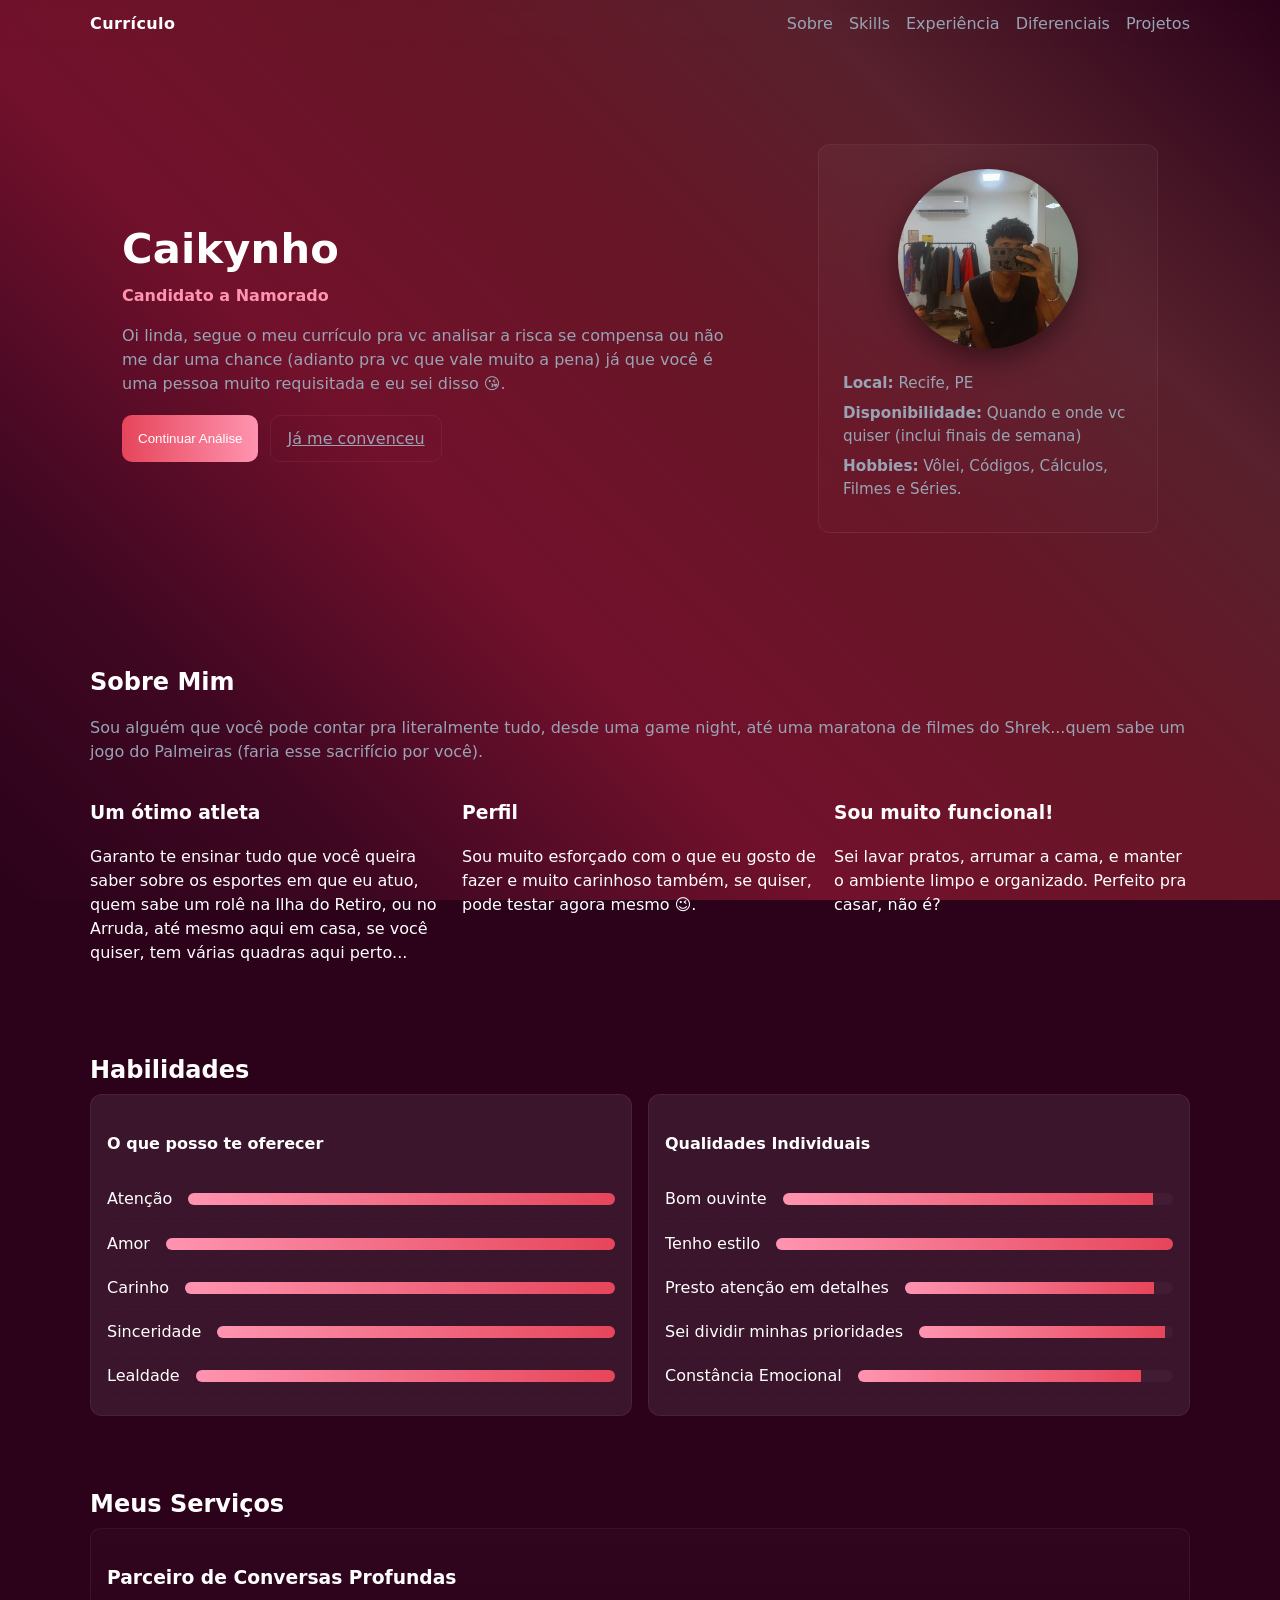
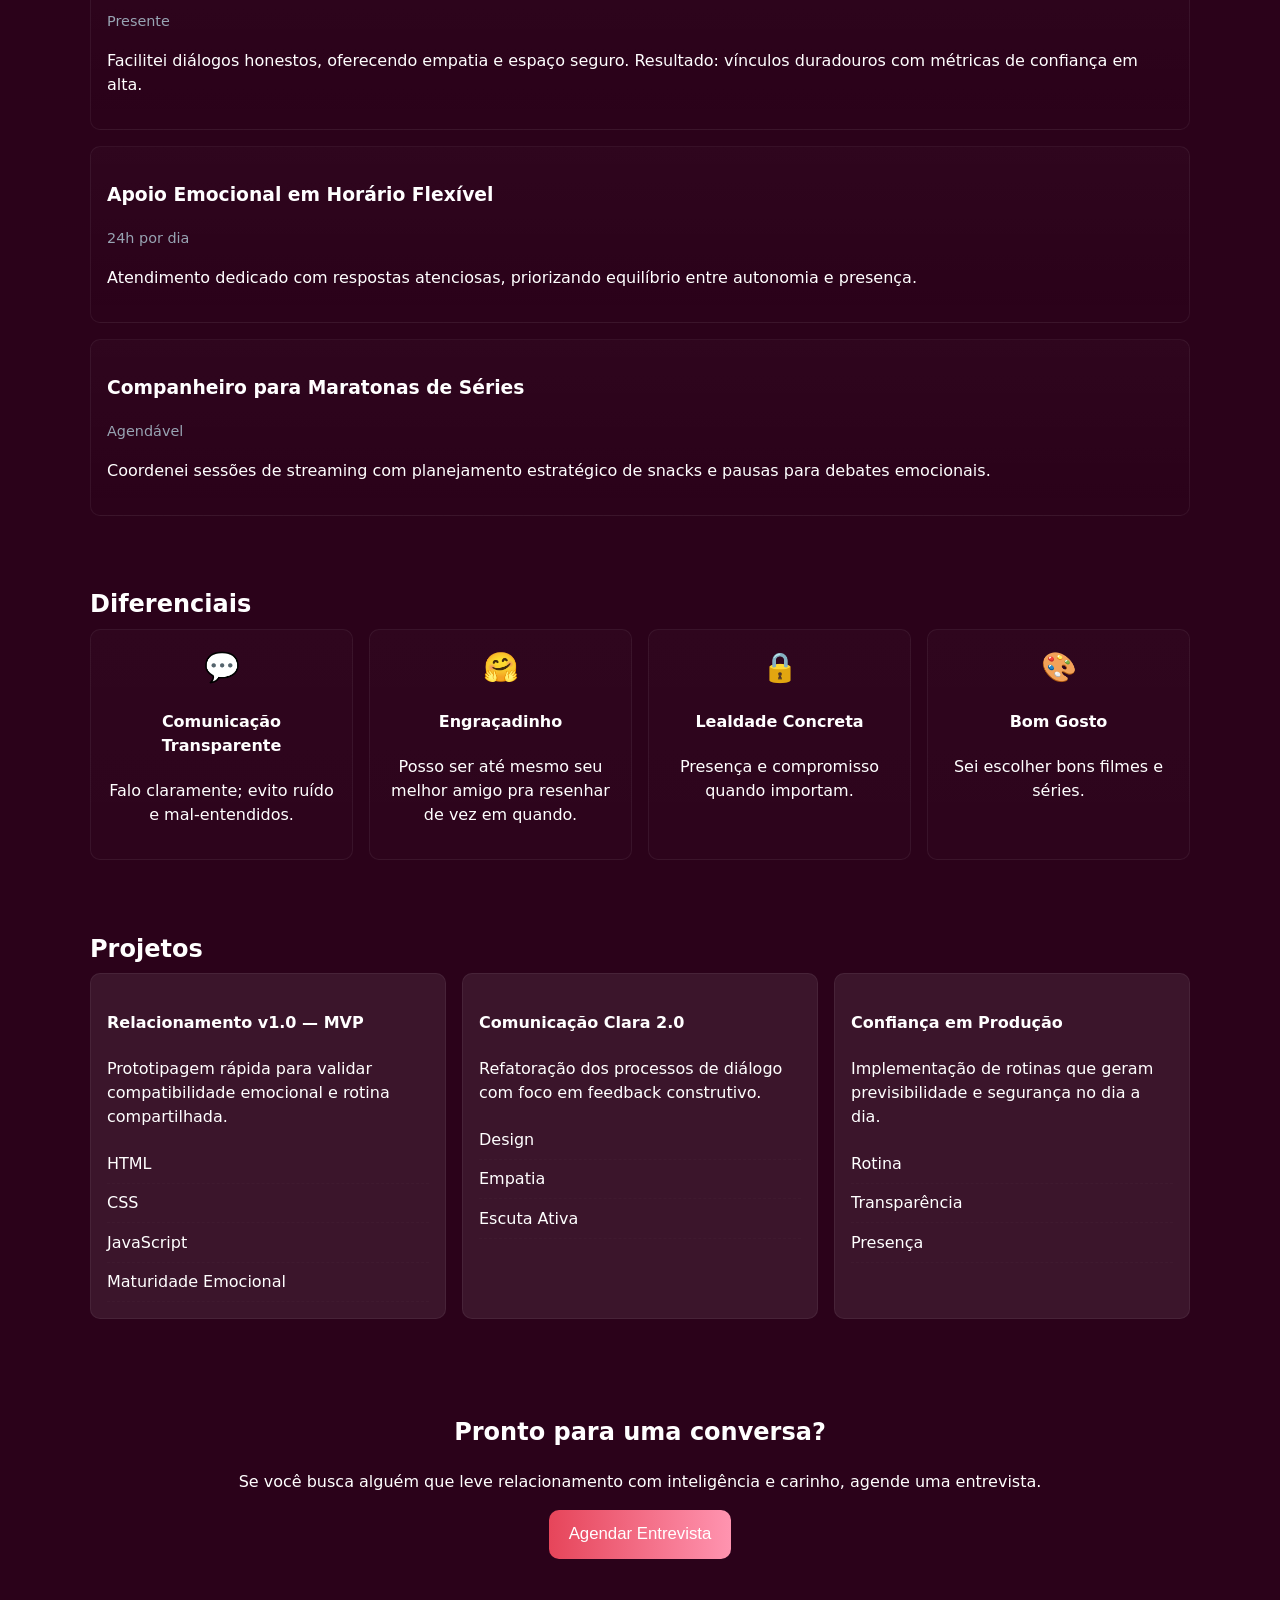
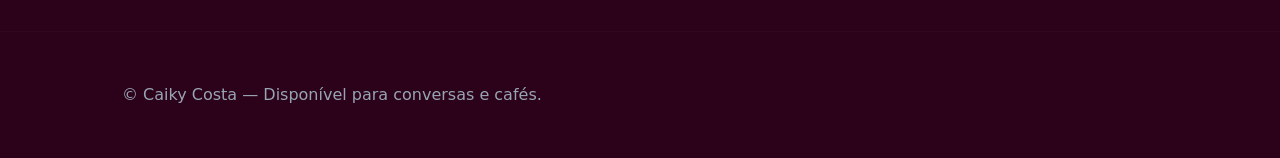
<file: index.html>
<!doctype html>
<html lang="pt-BR">
<head>
  <meta charset="utf-8" />
  <meta name="viewport" content="width=device-width, initial-scale=1" />
  <title>Currículo — Candidato a Namorado</title>
  <link rel="stylesheet" href="style.css">
</head>
<body>
  <header class="site-header">
    <nav class="nav container">
      <div class="brand">Currículo</div>
      <ul class="nav-links">
        <li><a href="#sobre">Sobre</a></li>
        <li><a href="#skills">Skills</a></li>
        <li><a href="#exp">Experiência</a></li>
        <li><a href="#diferenciais">Diferenciais</a></li>
        <li><a href="#projetos">Projetos</a></li>
      </ul>
    </nav>
  </header>

  <main>
    <!-- HERO / APRESENTAÇÃO -->
    <section id="hero" class="hero">
      <div class="container hero-grid">
        <div class="hero-text">
          <h1>Caikynho</h1>
          <p class="role">Candidato a Namorado</p>
          <p class="lead">Oi linda, segue o meu currículo pra vc analisar a risca se compensa ou não me dar uma chance (adianto pra vc que vale muito a pena) já que você é uma pessoa muito requisitada e eu sei disso 😘.</p>
          <div class="hero-cta">
            <button id="view-cv" class="btn">Continuar Análise</button>
            <a href="#contato" class="btn ghost">Já me convenceu</a>
          </div>
        </div>
        <div class="hero-card">
          <div class="photo" aria-hidden="true"></div>
          <ul class="mini-info">
            <li><strong>Local:</strong> Recife, PE</li>
            <li><strong>Disponibilidade:</strong> Quando e onde vc quiser (inclui finais de semana)</li>
            <li><strong>Hobbies:</strong> Vôlei, Códigos, Cálculos, Filmes e Séries. </li>
          </ul>
        </div>
      </div>
    </section>

    <!-- SOBRE -->
    <section id="sobre" class="section container">
      <h2>Sobre Mim</h2>
      <p class="muted">Sou alguém que você pode contar pra literalmente tudo, desde uma game night, até uma maratona de filmes do Shrek...quem sabe um jogo do Palmeiras (faria esse sacrifício por você).</p>
      <div class="sobre-grid">
        <div>
          <h3>Um ótimo atleta</h3>
          <p>Garanto te ensinar tudo que você queira saber sobre os esportes em que eu atuo, quem sabe um rolê na Ilha do Retiro, ou no Arruda, até mesmo aqui em casa, se você quiser, tem várias quadras aqui perto...</p>
        </div>
        <div>
          <h3>Perfil</h3>
          <p>Sou muito esforçado com o que eu gosto de fazer e muito carinhoso também, se quiser, pode testar agora mesmo 😉.</p>
        </div>
        <div>
          <h3>Sou muito funcional!</h3>
          <p>Sei lavar pratos, arrumar a cama, e manter o ambiente limpo e organizado. Perfeito pra casar, não é?</p>
        </div>
      </div>
    </section>

    <!-- SKILLS -->
    <section id="skills" class="section container">
      <h2>Habilidades</h2>
      <div class="skills-grid">
        <div class="card">
          <h4>O que posso te oferecer</h4>
          <ul class="skill-list">
            <li>Atenção <span class="bar" data-value="100"></span></li>
            <li>Amor <span class="bar" data-value="100"></span></li>
            <li>Carinho <span class="bar" data-value="100"></span></li>
            <li>Sinceridade <span class="bar" data-value="100"></span></li>
            <li>Lealdade <span class="bar" data-value="100"></span></li>
          </ul>
        </div>
        <div class="card">
          <h4>Qualidades Individuais</h4>
          <ul class="skill-list">
            <li>Bom ouvinte <span class="bar" data-value="95"></span></li>
            <li>Tenho estilo <span class="bar" data-value="100"></span></li>
            <li>Presto atenção em detalhes <span class="bar" data-value="93"></span></li>
            <li>Sei dividir minhas prioridades <span class="bar" data-value="97"></span></li>
            <li>Constância Emocional <span class="bar" data-value="90"></span></li>
          </ul>
        </div>
      </div>
    </section>

    <!-- EXPERIÊNCIA -->
    <section id="exp" class="section container">
      <h2>Meus Serviços</h2>
      <div class="timeline">
        <article class="exp-item">
          <h3>Parceiro de Conversas Profundas</h3>
          <span class="period">Presente</span>
          <p>Facilitei diálogos honestos, oferecendo empatia e espaço seguro. Resultado: vínculos duradouros com métricas de confiança em alta.</p>
        </article>
        <article class="exp-item">
          <h3>Apoio Emocional em Horário Flexível</h3>
          <span class="period">24h por dia</span>
          <p>Atendimento dedicado com respostas atenciosas, priorizando equilíbrio entre autonomia e presença.</p>
        </article>
        <article class="exp-item">
          <h3>Companheiro para Maratonas de Séries</h3>
          <span class="period">Agendável</span>
          <p>Coordenei sessões de streaming com planejamento estratégico de snacks e pausas para debates emocionais.</p>
        </article>
      </div>
    </section>

    <!-- DIFERENCIAIS -->
    <section id="diferenciais" class="section container">
      <h2>Diferenciais</h2>
      <div class="diferenciais-grid">
        <div class="diff-card">
          <div class="icon">💬</div>
          <h4>Comunicação Transparente</h4>
          <p>Falo claramente; evito ruído e mal-entendidos.</p>
        </div>
        <div class="diff-card">
          <div class="icon">🤗</div>
          <h4>Engraçadinho</h4>
          <p>Posso ser até mesmo seu melhor amigo pra resenhar de vez em quando.</p>
        </div>
        <div class="diff-card">
          <div class="icon">🔒</div>
          <h4>Lealdade Concreta</h4>
          <p>Presença e compromisso quando importam.</p>
        </div>
        <div class="diff-card">
          <div class="icon">🎨</div>
          <h4>Bom Gosto</h4>
          <p>Sei escolher bons filmes e séries.</p>
        </div>
      </div>
    </section>

    <!-- PROJETOS -->
    <section id="projetos" class="section container">
      <h2>Projetos</h2>
      <div class="projects-grid">
        <div class="project">
          <h4>Relacionamento v1.0 — MVP</h4>
          <p>Prototipagem rápida para validar compatibilidade emocional e rotina compartilhada.</p>
          <ul class="tech-list">
            <li>HTML <span class="bar" data-value="95"></span></li>
            <li>CSS <span class="bar" data-value="90"></span></li>
            <li>JavaScript <span class="bar" data-value="80"></span></li>
            <li>Maturidade Emocional <span class="bar" data-value="92"></span></li>
          </ul>
        </div>
        <div class="project">
          <h4>Comunicação Clara 2.0</h4>
          <p>Refatoração dos processos de diálogo com foco em feedback construtivo.</p>
          <ul class="tech-list">
            <li>Design <span class="bar" data-value="92"></span></li>
            <li>Empatia <span class="bar" data-value="98"></span></li>
            <li>Escuta Ativa <span class="bar" data-value="96"></span></li>
          </ul>
        </div>
        <div class="project">
          <h4>Confiança em Produção</h4>
          <p>Implementação de rotinas que geram previsibilidade e segurança no dia a dia.</p>
          <ul class="tech-list">
            <li>Rotina <span class="bar" data-value="94"></span></li>
            <li>Transparência <span class="bar" data-value="97"></span></li>
            <li>Presença <span class="bar" data-value="95"></span></li>
          </ul>
        </div>
      </div>
    </section>

    <!-- CTA FINAL -->
    <section id="contato" class="cta container">
      <h2>Pronto para uma conversa?</h2>
      <p>Se você busca alguém que leve relacionamento com inteligência e carinho, agende uma entrevista.</p>
      <button id="schedule" class="btn large">Agendar Entrevista</button>
    </section>

  </main>

  <footer class="site-footer">
    <div class="container">© Caiky Costa — Disponível para conversas e cafés.</div>
  </footer>

  <!-- Modal (hidden) -->
  <div id="modal" class="modal" aria-hidden="true">
    <div class="modal-content">
      <button id="close-modal" class="modal-close">✕</button>
      <h3>Me chama no direct 😉</h3>
      <p>Envie uma mensagem no Instagram ou deixe seu contato — prometo responder com atenção.</p>
      <a href="https://www.instagram.com/caiky.xzz/" target="_blank" rel="noopener" class="btn">Ir ao Instagram</a>
    </div>
  </div>

  <script src="script.js"></script>
</body>
</html>
</file>
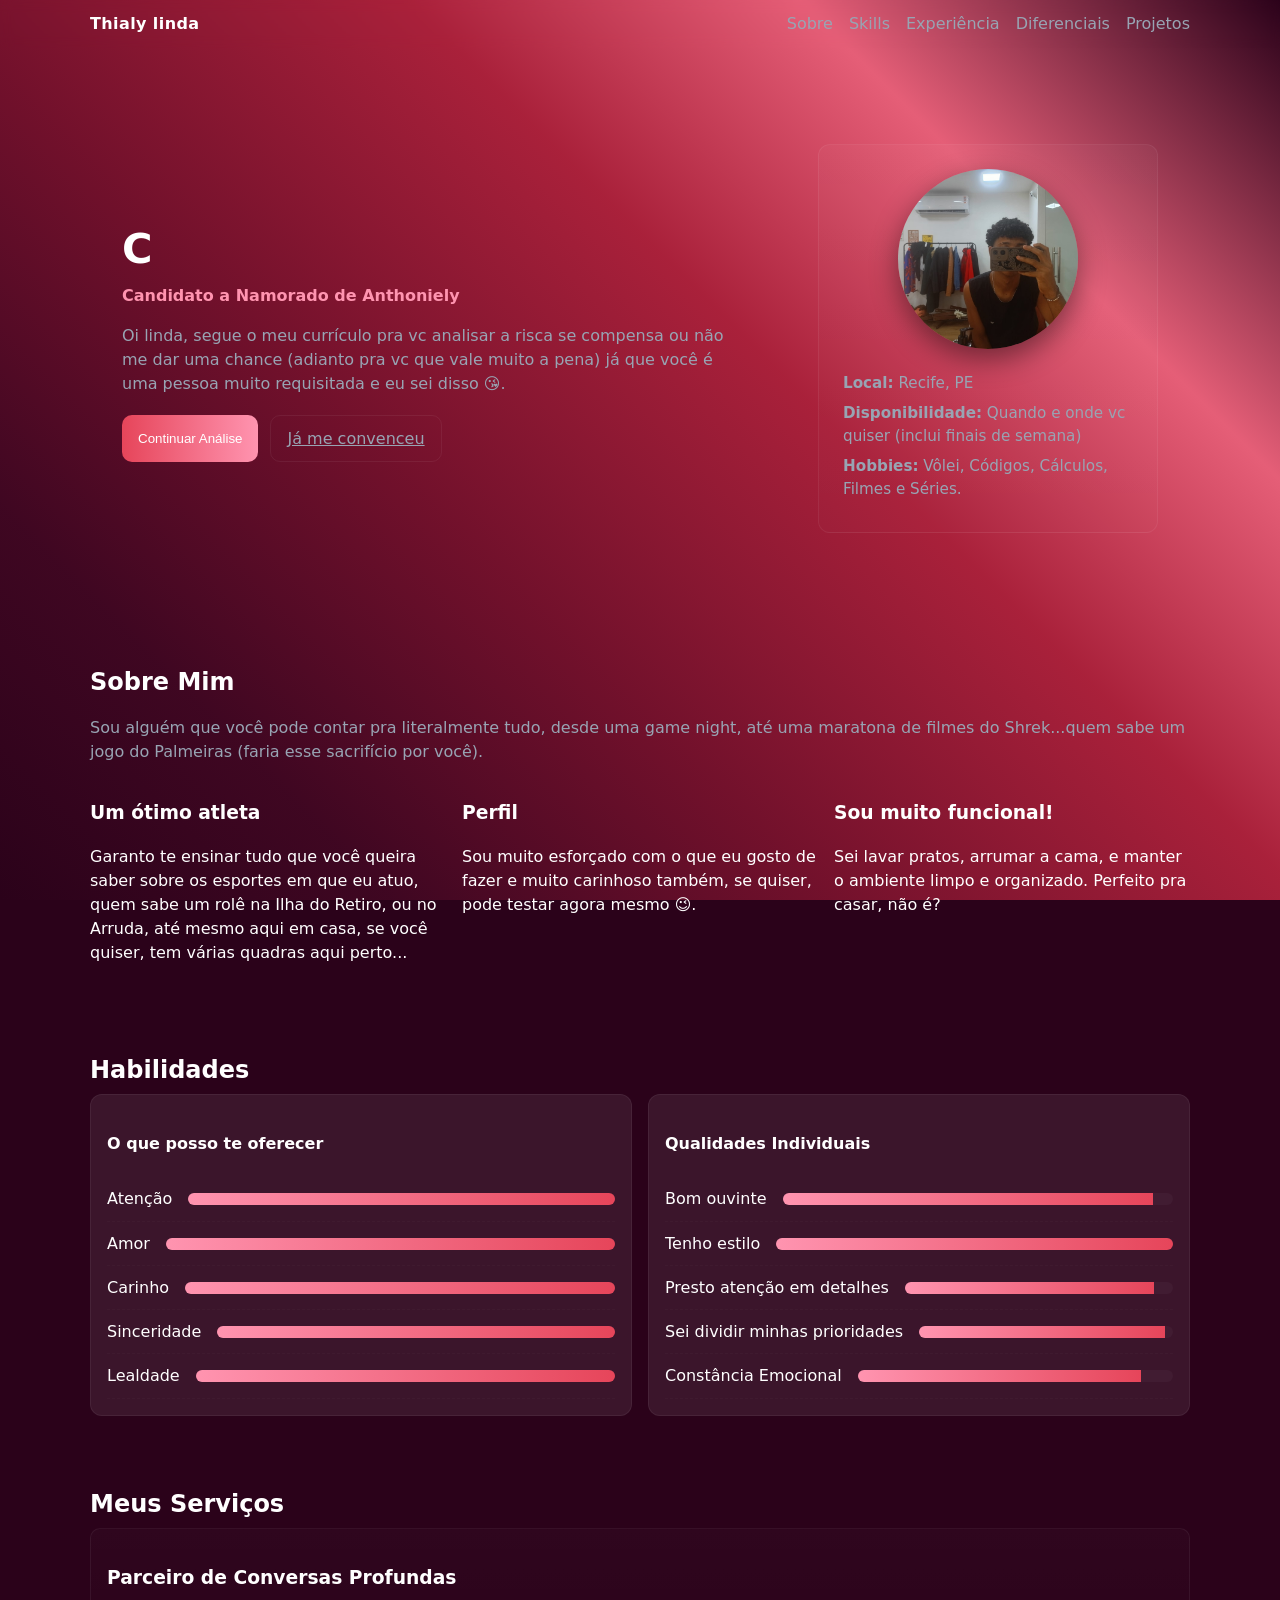
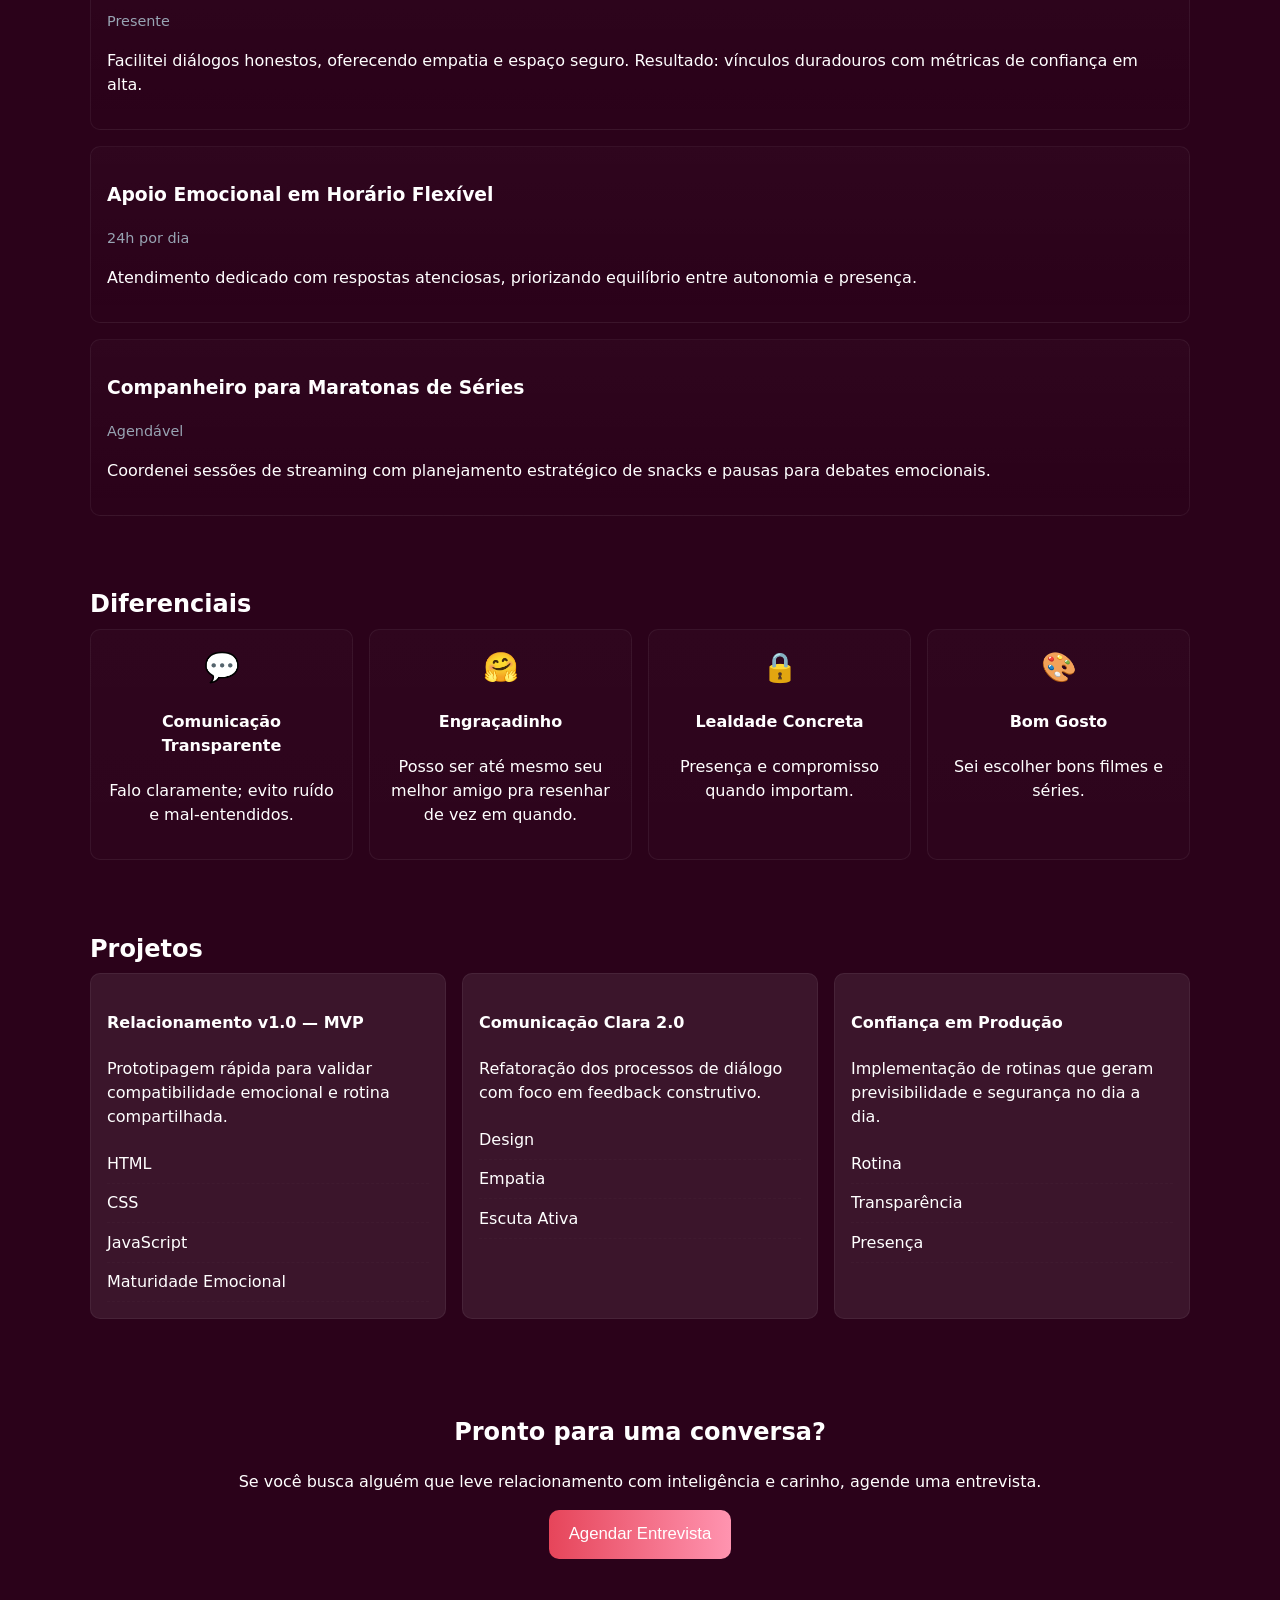
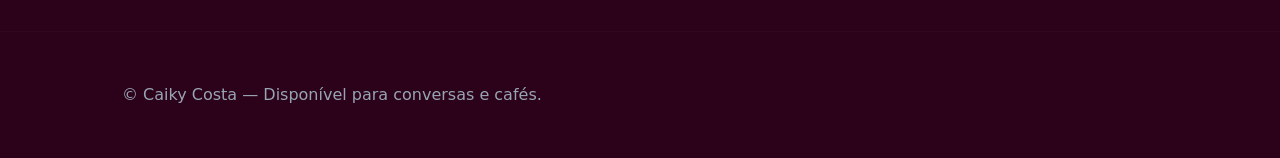
<file: portfolionamorado/index.html>
<!doctype html>
<html lang="pt-BR">
<head>
  <meta charset="utf-8" />
  <meta name="viewport" content="width=device-width, initial-scale=1" />
  <title>Currículo — Candidato a Namorado</title>
  <link rel="stylesheet" href="style.css">
</head>
<body>
  <header class="site-header">
    <nav class="nav container">
      <div class="brand">Thialy linda</div>
      <ul class="nav-links">
        <li><a href="#sobre">Sobre</a></li>
        <li><a href="#skills">Skills</a></li>
        <li><a href="#exp">Experiência</a></li>
        <li><a href="#diferenciais">Diferenciais</a></li>
        <li><a href="#projetos">Projetos</a></li>
      </ul>
    </nav>
  </header>

  <main>
    <!-- HERO / APRESENTAÇÃO -->
    <section id="hero" class="hero">
      <div class="container hero-grid">
        <div class="hero-text">
          <h1>C</h1>
          <p class="role">Candidato a Namorado de Anthoniely</p>
          <p class="lead">Oi linda, segue o meu currículo pra vc analisar a risca se compensa ou não me dar uma chance (adianto pra vc que vale muito a pena) já que você é uma pessoa muito requisitada e eu sei disso 😘.</p>
          <div class="hero-cta">
            <button id="view-cv" class="btn">Continuar Análise</button>
            <a href="#contato" class="btn ghost">Já me convenceu</a>
          </div>
        </div>
        <div class="hero-card">
          <div class="photo" aria-hidden="true"></div>
          <ul class="mini-info">
            <li><strong>Local:</strong> Recife, PE</li>
            <li><strong>Disponibilidade:</strong> Quando e onde vc quiser (inclui finais de semana)</li>
            <li><strong>Hobbies:</strong> Vôlei, Códigos, Cálculos, Filmes e Séries. </li>
          </ul>
        </div>
      </div>
    </section>

    <!-- SOBRE -->
    <section id="sobre" class="section container">
      <h2>Sobre Mim</h2>
      <p class="muted">Sou alguém que você pode contar pra literalmente tudo, desde uma game night, até uma maratona de filmes do Shrek...quem sabe um jogo do Palmeiras (faria esse sacrifício por você).</p>
      <div class="sobre-grid">
        <div>
          <h3>Um ótimo atleta</h3>
          <p>Garanto te ensinar tudo que você queira saber sobre os esportes em que eu atuo, quem sabe um rolê na Ilha do Retiro, ou no Arruda, até mesmo aqui em casa, se você quiser, tem várias quadras aqui perto...</p>
        </div>
        <div>
          <h3>Perfil</h3>
          <p>Sou muito esforçado com o que eu gosto de fazer e muito carinhoso também, se quiser, pode testar agora mesmo 😉.</p>
        </div>
        <div>
          <h3>Sou muito funcional!</h3>
          <p>Sei lavar pratos, arrumar a cama, e manter o ambiente limpo e organizado. Perfeito pra casar, não é?</p>
        </div>
      </div>
    </section>

    <!-- SKILLS -->
    <section id="skills" class="section container">
      <h2>Habilidades</h2>
      <div class="skills-grid">
        <div class="card">
          <h4>O que posso te oferecer</h4>
          <ul class="skill-list">
            <li>Atenção <span class="bar" data-value="100"></span></li>
            <li>Amor <span class="bar" data-value="100"></span></li>
            <li>Carinho <span class="bar" data-value="100"></span></li>
            <li>Sinceridade <span class="bar" data-value="100"></span></li>
            <li>Lealdade <span class="bar" data-value="100"></span></li>
          </ul>
        </div>
        <div class="card">
          <h4>Qualidades Individuais</h4>
          <ul class="skill-list">
            <li>Bom ouvinte <span class="bar" data-value="95"></span></li>
            <li>Tenho estilo <span class="bar" data-value="100"></span></li>
            <li>Presto atenção em detalhes <span class="bar" data-value="93"></span></li>
            <li>Sei dividir minhas prioridades <span class="bar" data-value="97"></span></li>
            <li>Constância Emocional <span class="bar" data-value="90"></span></li>
          </ul>
        </div>
      </div>
    </section>

    <!-- EXPERIÊNCIA -->
    <section id="exp" class="section container">
      <h2>Meus Serviços</h2>
      <div class="timeline">
        <article class="exp-item">
          <h3>Parceiro de Conversas Profundas</h3>
          <span class="period">Presente</span>
          <p>Facilitei diálogos honestos, oferecendo empatia e espaço seguro. Resultado: vínculos duradouros com métricas de confiança em alta.</p>
        </article>
        <article class="exp-item">
          <h3>Apoio Emocional em Horário Flexível</h3>
          <span class="period">24h por dia</span>
          <p>Atendimento dedicado com respostas atenciosas, priorizando equilíbrio entre autonomia e presença.</p>
        </article>
        <article class="exp-item">
          <h3>Companheiro para Maratonas de Séries</h3>
          <span class="period">Agendável</span>
          <p>Coordenei sessões de streaming com planejamento estratégico de snacks e pausas para debates emocionais.</p>
        </article>
      </div>
    </section>

    <!-- DIFERENCIAIS -->
    <section id="diferenciais" class="section container">
      <h2>Diferenciais</h2>
      <div class="diferenciais-grid">
        <div class="diff-card">
          <div class="icon">💬</div>
          <h4>Comunicação Transparente</h4>
          <p>Falo claramente; evito ruído e mal-entendidos.</p>
        </div>
        <div class="diff-card">
          <div class="icon">🤗</div>
          <h4>Engraçadinho</h4>
          <p>Posso ser até mesmo seu melhor amigo pra resenhar de vez em quando.</p>
        </div>
        <div class="diff-card">
          <div class="icon">🔒</div>
          <h4>Lealdade Concreta</h4>
          <p>Presença e compromisso quando importam.</p>
        </div>
        <div class="diff-card">
          <div class="icon">🎨</div>
          <h4>Bom Gosto</h4>
          <p>Sei escolher bons filmes e séries.</p>
        </div>
      </div>
    </section>

    <!-- PROJETOS -->
    <section id="projetos" class="section container">
      <h2>Projetos</h2>
      <div class="projects-grid">
        <div class="project">
          <h4>Relacionamento v1.0 — MVP</h4>
          <p>Prototipagem rápida para validar compatibilidade emocional e rotina compartilhada.</p>
          <ul class="tech-list">
            <li>HTML <span class="bar" data-value="95"></span></li>
            <li>CSS <span class="bar" data-value="90"></span></li>
            <li>JavaScript <span class="bar" data-value="80"></span></li>
            <li>Maturidade Emocional <span class="bar" data-value="92"></span></li>
          </ul>
        </div>
        <div class="project">
          <h4>Comunicação Clara 2.0</h4>
          <p>Refatoração dos processos de diálogo com foco em feedback construtivo.</p>
          <ul class="tech-list">
            <li>Design <span class="bar" data-value="92"></span></li>
            <li>Empatia <span class="bar" data-value="98"></span></li>
            <li>Escuta Ativa <span class="bar" data-value="96"></span></li>
          </ul>
        </div>
        <div class="project">
          <h4>Confiança em Produção</h4>
          <p>Implementação de rotinas que geram previsibilidade e segurança no dia a dia.</p>
          <ul class="tech-list">
            <li>Rotina <span class="bar" data-value="94"></span></li>
            <li>Transparência <span class="bar" data-value="97"></span></li>
            <li>Presença <span class="bar" data-value="95"></span></li>
          </ul>
        </div>
      </div>
    </section>

    <!-- CTA FINAL -->
    <section id="contato" class="cta container">
      <h2>Pronto para uma conversa?</h2>
      <p>Se você busca alguém que leve relacionamento com inteligência e carinho, agende uma entrevista.</p>
      <button id="schedule" class="btn large">Agendar Entrevista</button>
    </section>

  </main>

  <footer class="site-footer">
    <div class="container">© Caiky Costa — Disponível para conversas e cafés.</div>
  </footer>

  <!-- Modal (hidden) -->
  <div id="modal" class="modal" aria-hidden="true">
    <div class="modal-content">
      <button id="close-modal" class="modal-close">✕</button>
      <h3>Entrevistas abertas no direct 😉</h3>
      <p>Envie uma mensagem no Instagram ou deixe seu contato — prometo responder com atenção.</p>
      <a href="https://www.instagram.com/caiky.xzz/" target="_blank" rel="noopener" class="btn">Ir ao Instagram</a>
    </div>
  </div>

  <script src="script.js"></script>
</body>
</html>
</file>
<file: style.css>
/* style.css - Estética moderna, responsiva e elegante */
:root {
    --bg: #061027;
    --card: #0f1724a8;
    --muted: #98a4b3;
    --accent1: #e6455a;
    /* vermelho profundo */
    --accent2: #ff94b0;
    /* rosa suave */
    --glass: rgba(255, 255, 255, 0.08);
    --radius: 12px;
    --container: 1100px;
    --glass-border: rgba(255, 255, 255, 0.06);
    --header-offset: 78px;
}

* {
    box-sizing: border-box
}

html,
body {
    height: 100%;
}

body {
    margin: 0;
    font-family: Inter, system-ui, -apple-system, "Segoe UI", Roboto, "Helvetica Neue", Arial;
    /* Gradiente romântico refinado — vários tons de vermelho com contraste otimizado */
    background-color: #2b021a;
    /* fallback */
    background-image: linear-gradient(45deg,
            rgba(43, 2, 26, 1) 0%,
            /* vinho profundo */
            rgba(64, 7, 34, 0.95) 18%,
            rgba(120, 18, 45, 0.92) 38%,
            rgba(109, 24, 40, 0.9) 60%,
            /* vermelho intenso */
            rgba(94, 37, 47, 0.88) 78%,
            /* rosa quente */
            rgba(43, 2, 26, 1) 100%);
    background-repeat: no-repeat;
    background-attachment: fixed;
    color: #fff;
    /* texto claro para contraste consistente */
    -webkit-font-smoothing: antialiased;
    -moz-osx-font-smoothing: grayscale;
    line-height: 1.5;
}

.container {
    max-width: var(--container);
    margin: 0 auto;
    padding: 2rem
}

.site-header {
    backdrop-filter: blur(6px);
    position: sticky;
    top: 0;
    z-index: 40
}

.nav {
    display: flex;
    align-items: center;
    justify-content: space-between;
    padding: 0.75rem 0
}

.brand {
    font-weight: 700;
    letter-spacing: 0.4px
}

.nav-links {
    display: flex;
    gap: 1rem;
    list-style: none;
    margin: 0;
    padding: 0
}

.nav a {
    color: var(--muted);
    text-decoration: none
}

.nav a:hover {
    color: var(--accent1)
}

/* HERO */
.hero {
    padding: 4rem 0
}

.hero-grid {
    display: grid;
    grid-template-columns: 1fr 340px;
    gap: 2.5rem;
    align-items: center
}

.hero-text h1 {
    font-size: 2.6rem;
    margin: .2rem 0;
    letter-spacing: 0.2px;
}

.role {
    color: var(--accent2);
    font-weight: 600;
    margin: 0.25rem 0
}

.lead {
    color: var(--muted);
    max-width: 60ch
}

.hero-cta {
    margin-top: 1.2rem;
    display: flex;
    gap: 0.75rem
}

.btn {
    background: linear-gradient(90deg, var(--accent1), var(--accent2));
    border: 0;
    padding: 0.65rem 1rem;
    border-radius: 10px;
    color: #fff;
    cursor: pointer
}

.btn.ghost {
    background: transparent;
    border: 1px solid var(--glass-border);
    color: var(--muted)
}

.btn.large {
    padding: 0.9rem 1.2rem;
    font-size: 1.05rem
}

.hero-card {
    background: linear-gradient(180deg, rgba(255, 255, 255, 0.03), rgba(255, 255, 255, 0.01));
    border-radius: var(--radius);
    padding: 1.5rem;
    border: 1px solid var(--glass-border);
    display: flex;
    flex-direction: column;
    align-items: center;
}

.photo {
    height: 180px;
    width: 180px;
    border-radius: 50%;
    background-image: url(./assets/caiky.jpeg);
    background-size: cover;
    background-position: center;
    box-shadow: 0 10px 28px rgba(0, 0, 0, 0.45);
    margin-bottom: 1rem;
}

.mini-info {
    list-style: none;
    padding: 0;
    margin: 0;
    color: var(--muted);
    font-size: 0.95rem
}

.mini-info li {
    margin: 0.45rem 0
}

/* SECTIONS */
.section {
    padding: 2.2rem 0
}

/* Evita que âncoras sejam cobertas pelo header sticky */
.section,
#hero {
    scroll-margin-top: var(--header-offset);
}

.section h2 {
    margin: 0 0 0.4rem 0
}

.muted {
    color: var(--muted)
}

.sobre-grid {
    display: grid;
    grid-template-columns: repeat(auto-fit, minmax(220px, 1fr));
    gap: 1rem;
    margin-top: 1rem
}

/* SKILLS */
.skills-grid {
    display: grid;
    grid-template-columns: 1fr 1fr;
    gap: 1rem
}

.card {
    background: var(--glass);
    padding: 1rem;
    border-radius: 12px;
    border: 1px solid var(--glass-border)
}

.skill-list {
    list-style: none;
    margin: 0;
    padding: 0
}

.skill-list li {
    display: flex;
    align-items: center;
    justify-content: space-between;
    padding: 0.6rem 0;
    border-bottom: 1px dashed rgba(255, 255, 255, 0.02)
}

.skill-list .bar {
    display: inline-block;
    height: 12px;
    width: 60%;
    background: rgba(255, 255, 255, 0.03);
    border-radius: 8px;
    position: relative;
    overflow: hidden;
    margin-left: 1rem;
}

.skill-list .bar::after {
    content: '';
    position: absolute;
    left: 0;
    top: 0;
    height: 100%;
    width: var(--w, 0%);
    background: linear-gradient(90deg, var(--accent2), var(--accent1));
    transition: width 900ms cubic-bezier(.22, .9, .32, 1)
}

.skill-list li>span:first-child {
    flex: 1;
    color: var(--muted)
}

/* Tech list inside projects (reuse skill bar styles) */
.tech-list {
    list-style: none;
    margin: 0;
    padding: 0;
    margin-top: 0.6rem
}

.project .tech-list li {
    display: flex;
    align-items: center;
    justify-content: space-between;
    padding: 0.45rem 0;
    border-bottom: 1px dashed rgba(255, 255, 255, 0.02)
}

.project .tech-list li>span:first-child {
    flex: 1;
    color: var(--muted)
}

/* TIMELINE */
.timeline {
    display: grid;
    gap: 1rem
}

.exp-item {
    background: linear-gradient(180deg, rgba(255, 255, 255, 0.02), transparent);
    padding: 1rem;
    border-radius: 10px;
    border: 1px solid var(--glass-border)
}

.exp-item .period {
    display: block;
    color: var(--muted);
    font-size: 0.9rem;
    margin-top: 0.25rem
}

/* DIFERENCIAIS */
.diferenciais-grid {
    display: grid;
    grid-template-columns: repeat(auto-fit, minmax(180px, 1fr));
    gap: 1rem
}

.diff-card {
    background: linear-gradient(180deg, rgba(255, 255, 255, 0.02), rgba(255, 255, 255, 0.01));
    padding: 1rem;
    border-radius: 10px;
    text-align: center;
    border: 1px solid var(--glass-border);
    transition: transform .25s ease, box-shadow .25s ease
}

.diff-card:hover {
    transform: translateY(-6px);
    box-shadow: 0 10px 30px rgba(0, 0, 0, 0.45)
}

.icon {
    font-size: 1.8rem;
    margin-bottom: 0.4rem
}

/* PROJECTS */
.projects-grid {
    display: grid;
    grid-template-columns: repeat(auto-fit, minmax(220px, 1fr));
    gap: 1rem
}

.project {
    background: var(--glass);
    padding: 1rem;
    border-radius: 10px;
    border: 1px solid var(--glass-border)
}

/* CTA */
.cta {
    text-align: center;
    padding: 2.5rem 0
}

/* FOOTER */
.site-footer {
    padding: 1.2rem 0;
    color: var(--muted);
    border-top: 1px solid rgba(255, 255, 255, 0.02);
    margin-top: 2rem
}

/* MODAL */
.modal {
    position: fixed;
    inset: 0;
    display: flex;
    align-items: center;
    justify-content: center;
    background: rgba(2, 6, 23, 0.6);
    opacity: 0;
    pointer-events: none;
    transition: opacity .25s ease
}

.modal[aria-hidden="false"] {
    opacity: 1;
    pointer-events: auto
}

.modal-content {
    background: #071226;
    padding: 1.5rem;
    border-radius: 12px;
    max-width: 420px;
    width: 90%;
    border: 1px solid var(--glass-border);
    text-align: center;
    position: relative;
}

.modal-close {
    position: absolute;
    right: 0.8rem;
    top: 0.6rem;
    background: transparent;
    border: 0;
    color: var(--muted);
    font-size: 1.05rem;
    cursor: pointer;
}

/* RESPONSIVE */
@media (max-width:900px) {
    .hero-grid {
        grid-template-columns: 1fr
    }

    .nav-links {
        display: none
    }

    .container {
        padding: 1rem
    }
}

@media (max-width:480px) {
    .hero-text h1 {
        font-size: 1.6rem
    }
}

/* Small entry animations */
.fade-up {
    opacity: 0;
    transform: translateY(12px);
    transition: all .6s cubic-bezier(.22, .9, .32, 1)
}

.fade-up.in {
    opacity: 1;
    transform: none
}
</file>
<file: portfolionamorado/style.css>
/* style.css - Estética moderna, responsiva e elegante */
:root {
    --bg: #061027;
    --card: #0f1724a8;
    --muted: #98a4b3;
    --accent1: #e6455a; /* vermelho profundo */
    --accent2: #ff94b0; /* rosa suave */
    --glass: rgba(255, 255, 255, 0.08);
    --radius: 12px;
    --container: 1100px;
    --glass-border: rgba(255, 255, 255, 0.06);
    --header-offset: 78px;
}

*{box-sizing: border-box}

html,
body {
    height: 100%;
}

body {
    margin: 0;
    font-family: Inter, system-ui, -apple-system, "Segoe UI", Roboto, "Helvetica Neue", Arial;
    /* Gradiente romântico refinado — vários tons de vermelho com contraste otimizado */
    background-color: #2b021a; /* fallback */
    background-image: linear-gradient(45deg,
        rgba(43,2,26,1) 0%,       /* vinho profundo */
        rgba(64,7,34,0.95) 18%,
        rgba(120,18,45,0.92) 38%,
        rgba(183,36,62,0.90) 60%, /* vermelho intenso */
        rgba(255,107,132,0.88) 78%, /* rosa quente */
        rgba(43,2,26,1) 100%
    );
    background-repeat: no-repeat;
    background-attachment: fixed;
    color: #fff; /* texto claro para contraste consistente */
    -webkit-font-smoothing: antialiased;
    -moz-osx-font-smoothing: grayscale;
    line-height: 1.5;
}

.container {
    max-width: var(--container);
    margin: 0 auto;
    padding: 2rem
}

.site-header {
    backdrop-filter: blur(6px);
    position: sticky;
    top: 0;
    z-index: 40
}

.nav {
    display: flex;
    align-items: center;
    justify-content: space-between;
    padding: 0.75rem 0
}

.brand {
    font-weight: 700;
    letter-spacing: 0.4px
}

.nav-links {
    display: flex;
    gap: 1rem;
    list-style: none;
    margin: 0;
    padding: 0
}

.nav a {
    color: var(--muted);
    text-decoration: none
}

.nav a:hover {
    color: var(--accent1)
}

/* HERO */
.hero {
    padding: 4rem 0
}

.hero-grid {
    display: grid;
    grid-template-columns: 1fr 340px;
    gap: 2.5rem;
    align-items: center
}

.hero-text h1 {
    font-size: 2.6rem;
    margin: .2rem 0;
    letter-spacing: 0.2px;
}

.role {
    color: var(--accent2);
    font-weight: 600;
    margin: 0.25rem 0
}

.lead {
    color: var(--muted);
    max-width: 60ch
}

.hero-cta {
    margin-top: 1.2rem;
    display: flex;
    gap: 0.75rem
}

.btn {
    background: linear-gradient(90deg, var(--accent1), var(--accent2));
    border: 0;
    padding: 0.65rem 1rem;
    border-radius: 10px;
    color: #fff;
    cursor: pointer
}

.btn.ghost {
    background: transparent;
    border: 1px solid var(--glass-border);
    color: var(--muted)
}

.btn.large {
    padding: 0.9rem 1.2rem;
    font-size: 1.05rem
}

.hero-card {
    background: linear-gradient(180deg, rgba(255, 255, 255, 0.03), rgba(255, 255, 255, 0.01));
    border-radius: var(--radius);
    padding: 1.5rem;
    border: 1px solid var(--glass-border);
    display: flex;
    flex-direction: column;
    align-items: center;
}

.photo {
    height: 180px;
    width: 180px;
    border-radius: 50%;
    background-image: url(./assets/caiky.jpeg);
    background-size: cover;
   background-position: center;
    box-shadow: 0 10px 28px rgba(0, 0, 0, 0.45);
    margin-bottom: 1rem;
}

.mini-info {
    list-style: none;
    padding: 0;
    margin: 0;
    color: var(--muted);
    font-size: 0.95rem
}

.mini-info li {
    margin: 0.45rem 0
}

/* SECTIONS */
.section {
    padding: 2.2rem 0
}

/* Evita que âncoras sejam cobertas pelo header sticky */
.section, #hero {
    scroll-margin-top: var(--header-offset);
}

.section h2 {
    margin: 0 0 0.4rem 0
}

.muted {
    color: var(--muted)
}

.sobre-grid {
    display: grid;
    grid-template-columns: repeat(auto-fit, minmax(220px, 1fr));
    gap: 1rem;
    margin-top: 1rem
}

/* SKILLS */
.skills-grid {
    display: grid;
    grid-template-columns: 1fr 1fr;
    gap: 1rem
}

.card {
    background: var(--glass);
    padding: 1rem;
    border-radius: 12px;
    border: 1px solid var(--glass-border)
}

.skill-list {
    list-style: none;
    margin: 0;
    padding: 0
}

.skill-list li {
    display: flex;
    align-items: center;
    justify-content: space-between;
    padding: 0.6rem 0;
    border-bottom: 1px dashed rgba(255, 255, 255, 0.02)
}

.skill-list .bar {
    display: inline-block;
    height: 12px;
    width: 60%;
    background: rgba(255,255,255,0.03);
    border-radius: 8px;
    position: relative;
    overflow: hidden;
    margin-left: 1rem;
}

.skill-list .bar::after {
    content: '';
    position: absolute;
    left: 0;
    top: 0;
    height: 100%;
    width: var(--w, 0%);
    background: linear-gradient(90deg, var(--accent2), var(--accent1));
    transition: width 900ms cubic-bezier(.22, .9, .32, 1)
}

.skill-list li > span:first-child{flex:1;color:var(--muted)}

/* Tech list inside projects (reuse skill bar styles) */
.tech-list{list-style:none;margin:0;padding:0;margin-top:0.6rem}
.project .tech-list li{display:flex;align-items:center;justify-content:space-between;padding:0.45rem 0;border-bottom:1px dashed rgba(255,255,255,0.02)}
.project .tech-list li > span:first-child{flex:1;color:var(--muted)}

/* TIMELINE */
.timeline {
    display: grid;
    gap: 1rem
}

.exp-item {
    background: linear-gradient(180deg, rgba(255, 255, 255, 0.02), transparent);
    padding: 1rem;
    border-radius: 10px;
    border: 1px solid var(--glass-border)
}

.exp-item .period {
    display: block;
    color: var(--muted);
    font-size: 0.9rem;
    margin-top: 0.25rem
}

/* DIFERENCIAIS */
.diferenciais-grid {
    display: grid;
    grid-template-columns: repeat(auto-fit, minmax(180px, 1fr));
    gap: 1rem
}

.diff-card {
    background: linear-gradient(180deg, rgba(255, 255, 255, 0.02), rgba(255, 255, 255, 0.01));
    padding: 1rem;
    border-radius: 10px;
    text-align: center;
    border: 1px solid var(--glass-border);
    transition: transform .25s ease, box-shadow .25s ease
}

.diff-card:hover {
    transform: translateY(-6px);
    box-shadow: 0 10px 30px rgba(0, 0, 0, 0.45)
}

.icon {
    font-size: 1.8rem;
    margin-bottom: 0.4rem
}

/* PROJECTS */
.projects-grid {
    display: grid;
    grid-template-columns: repeat(auto-fit, minmax(220px, 1fr));
    gap: 1rem
}

.project {
    background: var(--glass);
    padding: 1rem;
    border-radius: 10px;
    border: 1px solid var(--glass-border)
}

/* CTA */
.cta {
    text-align: center;
    padding: 2.5rem 0
}

/* FOOTER */
.site-footer {
    padding: 1.2rem 0;
    color: var(--muted);
    border-top: 1px solid rgba(255, 255, 255, 0.02);
    margin-top: 2rem
}

/* MODAL */
.modal {
    position: fixed;
    inset: 0;
    display: flex;
    align-items: center;
    justify-content: center;
    background: rgba(2, 6, 23, 0.6);
    opacity: 0;
    pointer-events: none;
    transition: opacity .25s ease
}

.modal[aria-hidden="false"] {
    opacity: 1;
    pointer-events: auto
}

.modal-content {
    background: #071226;
    padding: 1.5rem;
    border-radius: 12px;
    max-width: 420px;
    width: 90%;
    border: 1px solid var(--glass-border);
    text-align: center;
    position: relative;
}

.modal-close {
    position: absolute;
    right: 0.8rem;
    top: 0.6rem;
    background: transparent;
    border: 0;
    color: var(--muted);
    font-size: 1.05rem;
    cursor: pointer;
}

/* RESPONSIVE */
@media (max-width:900px) {
    .hero-grid {
        grid-template-columns: 1fr
    }

    .nav-links {
        display: none
    }

    .container {
        padding: 1rem
    }
}

@media (max-width:480px) {
    .hero-text h1 {
        font-size: 1.6rem
    }
}

/* Small entry animations */
.fade-up {
    opacity: 0;
    transform: translateY(12px);
    transition: all .6s cubic-bezier(.22, .9, .32, 1)
}

.fade-up.in {
    opacity: 1;
    transform: none
}
</file>
